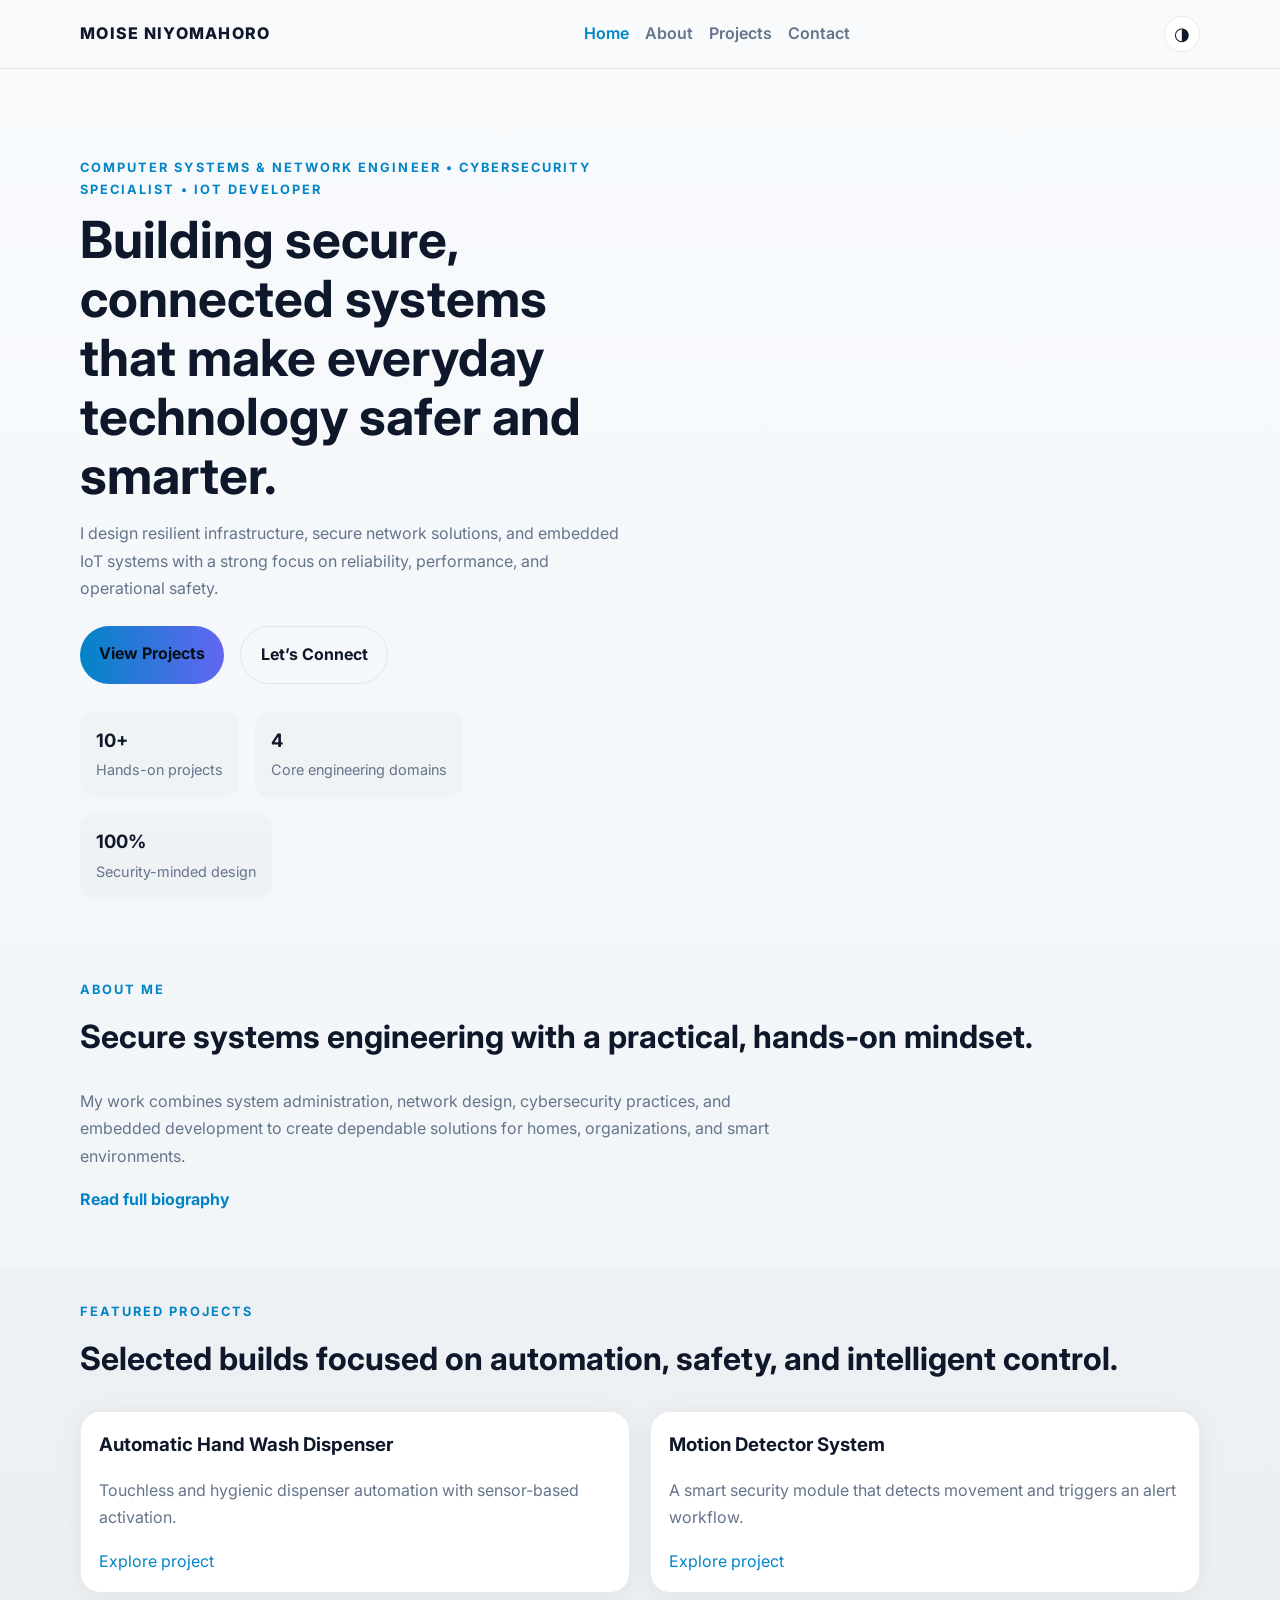
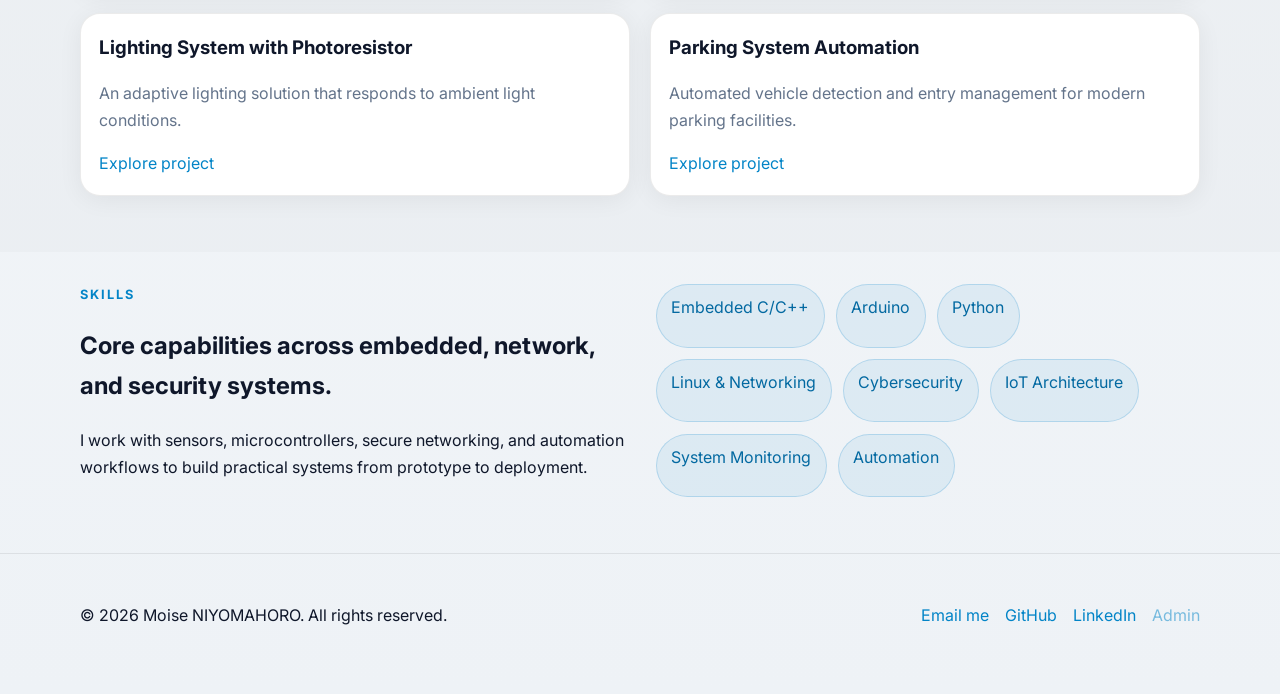
<file: index.html>
<!DOCTYPE html>
<html lang="en">
  <head>
    <meta charset="UTF-8" />
    <meta name="viewport" content="width=device-width, initial-scale=1.0" />
    <meta
      name="description"
      content="Portfolio of Moise NIYOMAHORO, a Computer Systems & Network Engineer, Cybersecurity Specialist, and IoT Developer."
    />
    <meta name="theme-color" content="#07111d" />
    <meta name="robots" content="index,follow" />
    <title>Moise NIYOMAHORO | Cybersecurity & IoT Engineer</title>
    <meta property="og:title" content="Moise NIYOMAHORO | Cybersecurity & IoT Engineer" />
    <meta property="og:description" content="Portfolio of Moise NIYOMAHORO, a Computer Systems & Network Engineer, Cybersecurity Specialist, and IoT Developer." />
    <meta property="og:type" content="website" />
    <meta property="og:url" content="https://moiseniyomahoro.github.io/my-portfolio/" />
    <meta name="twitter:card" content="summary_large_image" />
    <link rel="preconnect" href="https://fonts.googleapis.com" />
    <link rel="preconnect" href="https://fonts.gstatic.com" crossorigin />
    <link
      href="https://fonts.googleapis.com/css2?family=Inter:wght@400;500;600;700;800&display=swap"
      rel="stylesheet"
    />
    <link rel="stylesheet" href="styles.css" />
  </head>
  <body>
    <a class="skip-link" href="#main-content">Skip to content</a>
    <div class="scroll-progress" role="progressbar" aria-label="Page scroll progress"></div>
    <header class="site-header">
      <div class="container nav-wrap">
        <a class="brand" href="index.html">Moise NIYOMAHORO</a>
        <button class="nav-toggle" aria-label="Toggle navigation" aria-expanded="false">
          <span></span><span></span><span></span>
        </button>
        <nav aria-label="Primary navigation">
          <ul class="nav-links">
            <li><a href="index.html" class="active">Home</a></li>
            <li><a href="about.html">About</a></li>
            <li><a href="projects.html">Projects</a></li>
            <li><a href="contact.html">Contact</a></li>
          </ul>
        </nav>
        <button class="theme-toggle" aria-label="Switch between dark and light mode" title="Toggle theme">&#9681;</button>
      </div>
    </header>

    <main id="main-content">
      <section class="hero" data-reveal>
        <div class="container hero-grid">
          <div class="hero-content">
            <p class="eyebrow">Computer Systems & Network Engineer • Cybersecurity Specialist • IoT Developer</p>
            <h1>Building secure, connected systems that make everyday technology safer and smarter.</h1>
            <p class="lead">
              I design resilient infrastructure, secure network solutions, and embedded IoT systems with a strong focus on reliability, performance, and operational safety.
            </p>
            <div class="hero-actions">
              <a class="btn btn-primary" href="projects.html">View Projects</a>
              <a class="btn btn-secondary" href="contact.html">Let’s Connect</a>
            </div>
            <ul class="quick-stats">
              <li><strong>10+</strong><span>Hands-on projects</span></li>
              <li><strong>4</strong><span>Core engineering domains</span></li>
              <li><strong>100%</strong><span>Security-minded design</span></li>
            </ul>
          </div>

        </div>
      </section>

      <section class="section" data-reveal>
        <div class="container">
          <div class="section-heading">
            <p class="eyebrow">About Me</p>
            <h2>Secure systems engineering with a practical, hands-on mindset.</h2>
          </div>
          <div class="about-preview">
            <p>
              My work combines system administration, network design, cybersecurity practices, and embedded development to create dependable solutions for homes, organizations, and smart environments.
            </p>
            <a class="text-link" href="about.html">Read full biography</a>
          </div>
        </div>
      </section>

      <section class="section alt-section" data-reveal>
        <div class="container">
          <div class="section-heading">
            <p class="eyebrow">Featured Projects</p>
            <h2>Selected builds focused on automation, safety, and intelligent control.</h2>
          </div>
          <div class="card-grid">
            <article class="card">
              <div class="card-body">
                <h3>Automatic Hand Wash Dispenser</h3>
                <p>Touchless and hygienic dispenser automation with sensor-based activation.</p>
                <a href="project_detail.html?id=handwash">Explore project</a>
              </div>
            </article>
            <article class="card">
              <div class="card-body">
                <h3>Motion Detector System</h3>
                <p>A smart security module that detects movement and triggers an alert workflow.</p>
                <a href="project_detail.html?id=motion">Explore project</a>
              </div>
            </article>
            <article class="card">
              <div class="card-body">
                <h3>Lighting System with Photoresistor</h3>
                <p>An adaptive lighting solution that responds to ambient light conditions.</p>
                <a href="project_detail.html?id=lighting">Explore project</a>
              </div>
            </article>
            <article class="card">
              <div class="card-body">
                <h3>Parking System Automation</h3>
                <p>Automated vehicle detection and entry management for modern parking facilities.</p>
                <a href="project_detail.html?id=parking">Explore project</a>
              </div>
            </article>
          </div>
        </div>
      </section>

      <section class="section" data-reveal>
        <div class="container split-grid">
          <div>
            <p class="eyebrow">Skills</p>
            <h2>Core capabilities across embedded, network, and security systems.</h2>
            <p>
              I work with sensors, microcontrollers, secure networking, and automation workflows to build practical systems from prototype to deployment.
            </p>
          </div>
          <div class="pill-list">
            <span>Embedded C/C++</span>
            <span>Arduino</span>
            <span>Python</span>
            <span>Linux & Networking</span>
            <span>Cybersecurity</span>
            <span>IoT Architecture</span>
            <span>System Monitoring</span>
            <span>Automation</span>
          </div>
        </div>
      </section>
    </main>

    <footer class="site-footer">
      <div class="container footer-wrap">
        <p>&copy; <span id="year">2026</span> Moise NIYOMAHORO. All rights reserved.</p>
        <div class="footer-links">
          <a href="mailto:moise@example.com">Email me</a>
          <a href="https://github.com/MoiseNiyomahoro" target="_blank" rel="noreferrer">GitHub</a>
          <a href="https://www.linkedin.com/in/moise-niyomahoro/" target="_blank" rel="noreferrer">LinkedIn</a>
          <a href="admin.html" style="opacity:0.5">Admin</a>
        </div>
      </div>
    </footer>
    <button class="back-to-top" aria-label="Back to top">&uarr;</button>
  <script src="script.js"></script>
  </body>
</html>
</file>
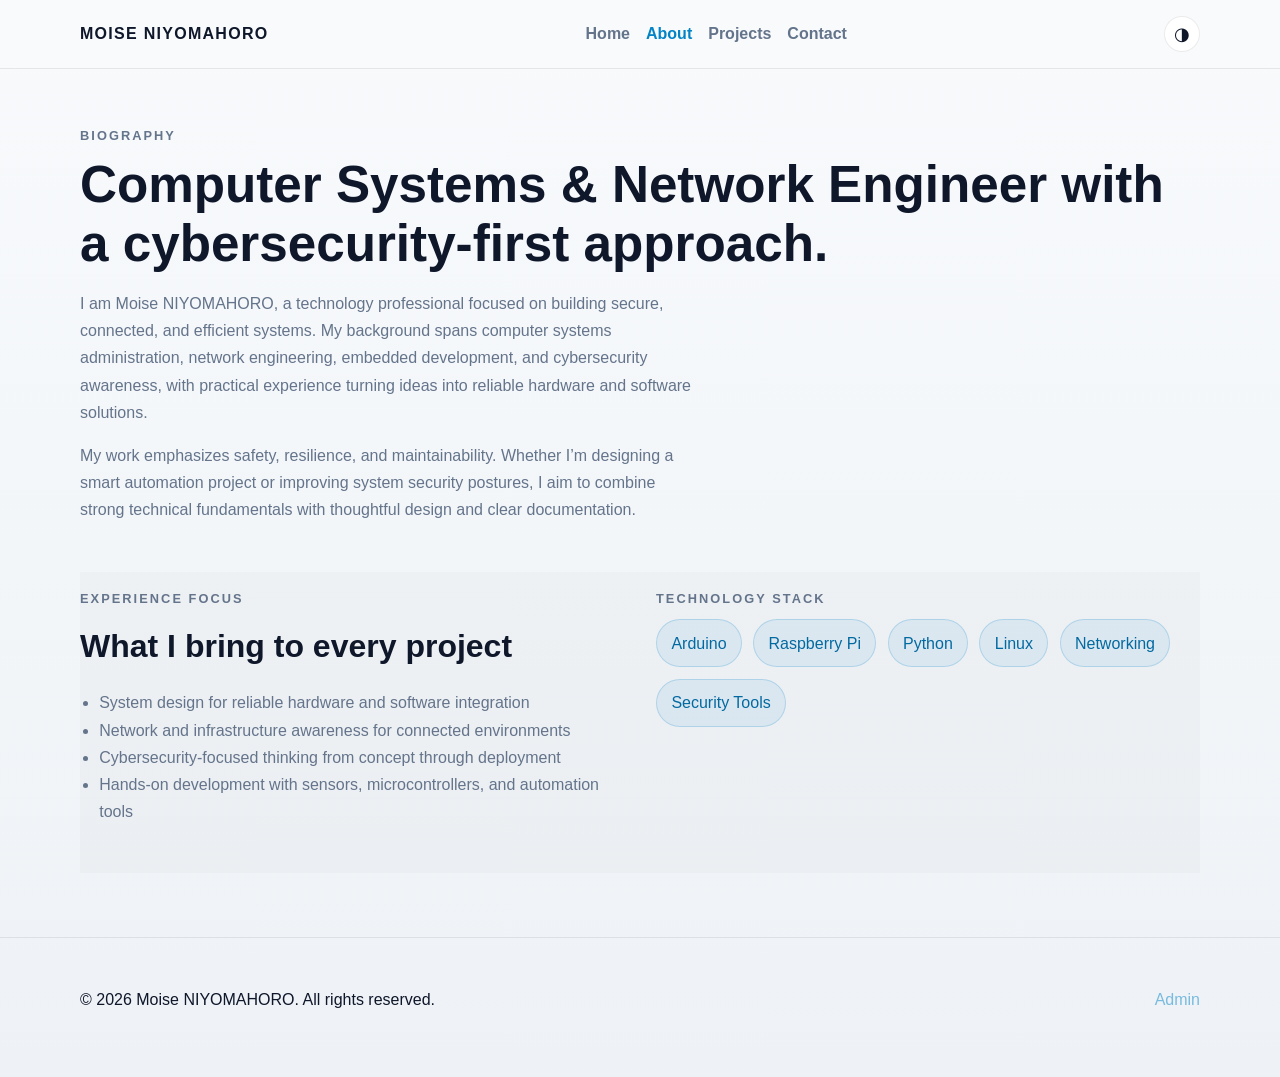
<file: about.html>
<!DOCTYPE html>
<html lang="en">
  <head>
    <meta charset="UTF-8" />
    <meta name="viewport" content="width=device-width, initial-scale=1.0" />
    <meta name="description" content="About Moise NIYOMAHORO, a Computer Systems & Network Engineer, Cybersecurity Specialist, and IoT Developer." />
    <meta property="og:title" content="About | Moise NIYOMAHORO" />
    <meta property="og:description" content="About Moise NIYOMAHORO, a Computer Systems & Network Engineer, Cybersecurity Specialist, and IoT Developer." />
    <meta property="og:type" content="website" />
    <meta property="og:url" content="https://moiseniyomahoro.github.io/my-portfolio/about.html" />
    <meta name="twitter:card" content="summary_large_image" />
    <title>About | Moise NIYOMAHORO</title>
    <link rel="stylesheet" href="styles.css" />
  </head>
  <body>
    <a class="skip-link" href="#main-content">Skip to content</a>
    <div class="scroll-progress" role="progressbar" aria-label="Page scroll progress"></div>
    <header class="site-header">
      <div class="container nav-wrap">
        <a class="brand" href="index.html">Moise NIYOMAHORO</a>
        <button class="nav-toggle" aria-label="Toggle navigation" aria-expanded="false">
          <span></span><span></span><span></span>
        </button>
        <nav aria-label="Primary navigation">
          <ul class="nav-links">
            <li><a href="index.html">Home</a></li>
            <li><a href="about.html" class="active">About</a></li>
            <li><a href="projects.html">Projects</a></li>
            <li><a href="contact.html">Contact</a></li>
          </ul>
        </nav>
        <button class="theme-toggle" aria-label="Switch between dark and light mode" title="Toggle theme">&#9681;</button>
      </div>
    </header>

    <main id="main-content" class="page-shell">
      <section class="container content-section" data-reveal>
        <p class="eyebrow">Biography</p>
        <h1>Computer Systems & Network Engineer with a cybersecurity-first approach.</h1>
        <p>
          I am Moise NIYOMAHORO, a technology professional focused on building secure, connected, and efficient systems. My background spans computer systems administration, network engineering, embedded development, and cybersecurity awareness, with practical experience turning ideas into reliable hardware and software solutions.
        </p>
        <p>
          My work emphasizes safety, resilience, and maintainability. Whether I’m designing a smart automation project or improving system security postures, I aim to combine strong technical fundamentals with thoughtful design and clear documentation.
        </p>
      </section>

      <section class="container content-section alt-section" data-reveal>
        <div class="split-grid">
          <div>
            <p class="eyebrow">Experience Focus</p>
            <h2>What I bring to every project</h2>
            <ul class="feature-list">
              <li>System design for reliable hardware and software integration</li>
              <li>Network and infrastructure awareness for connected environments</li>
              <li>Cybersecurity-focused thinking from concept through deployment</li>
              <li>Hands-on development with sensors, microcontrollers, and automation tools</li>
            </ul>
          </div>
          <div>
            <p class="eyebrow">Technology Stack</p>
            <div class="pill-list">
              <span>Arduino</span>
              <span>Raspberry Pi</span>
              <span>Python</span>
              <span>Linux</span>
              <span>Networking</span>
              <span>Security Tools</span>
            </div>
          </div>
        </div>
      </section>
    </main>

    <footer class="site-footer">
      <div class="container footer-wrap">
        <p>&copy; <span id="year">2026</span> Moise NIYOMAHORO. All rights reserved.</p>
        <div class="footer-links">
          <a href="admin.html" style="opacity:0.5">Admin</a>
        </div>
      </div>
    </footer>
    <button class="back-to-top" aria-label="Back to top">&uarr;</button>
  <script src="script.js"></script>
  </body>
</html>
</file>
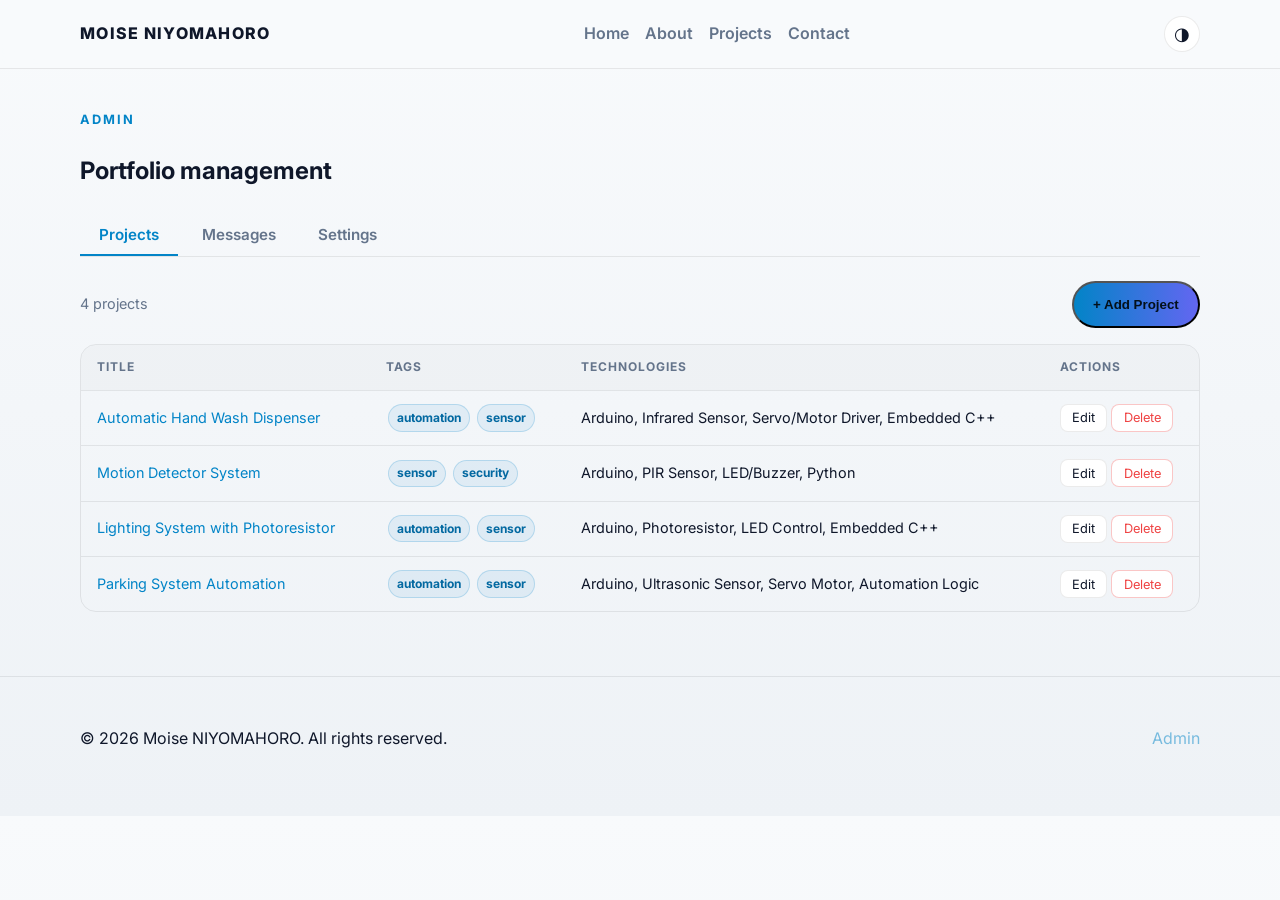
<file: admin.html>
<!DOCTYPE html>
<html lang="en">
  <head>
    <meta charset="UTF-8" />
    <meta name="viewport" content="width=device-width, initial-scale=1.0" />
    <meta name="description" content="Admin panel for Moise NIYOMAHORO Portfolio" />
    <meta name="robots" content="noindex,nofollow" />
    <title>Admin | Moise NIYOMAHORO</title>
    <link rel="preconnect" href="https://fonts.googleapis.com" />
    <link rel="preconnect" href="https://fonts.gstatic.com" crossorigin />
    <link href="https://fonts.googleapis.com/css2?family=Inter:wght@400;500;600;700;800&display=swap" rel="stylesheet" />
    <link rel="stylesheet" href="styles.css" />
  </head>
  <body>
    <a class="skip-link" href="#main-content">Skip to content</a>
    <div class="scroll-progress" role="progressbar" aria-label="Page scroll progress"></div>
    <header class="site-header">
      <div class="container nav-wrap">
        <a class="brand" href="index.html">Moise NIYOMAHORO</a>
        <button class="nav-toggle" aria-label="Toggle navigation" aria-expanded="false">
          <span></span><span></span><span></span>
        </button>
        <nav aria-label="Primary navigation">
          <ul class="nav-links">
            <li><a href="index.html">Home</a></li>
            <li><a href="about.html">About</a></li>
            <li><a href="projects.html">Projects</a></li>
            <li><a href="contact.html">Contact</a></li>
          </ul>
        </nav>
        <button class="theme-toggle" aria-label="Switch between dark and light mode" title="Toggle theme">&#9681;</button>
      </div>
    </header>

    <main id="main-content" class="page-shell">
      <section class="container">
        <p class="eyebrow">Admin</p>
        <h1>Portfolio management</h1>

        <!-- Tabs -->
        <div class="admin-tabs" role="tablist">
          <button class="admin-tab active" role="tab" aria-selected="true" data-tab="projects" id="tab-projects">Projects</button>
          <button class="admin-tab" role="tab" aria-selected="false" data-tab="messages" id="tab-messages">Messages <span class="badge" id="msg-count" style="display:none">0</span></button>
          <button class="admin-tab" role="tab" aria-selected="false" data-tab="settings" id="tab-settings">Settings</button>
        </div>

        <!-- ==================== PROJECTS TAB ==================== -->
        <div class="admin-panel active" id="panel-projects" role="tabpanel" aria-labelledby="tab-projects">
          <div class="admin-toolbar">
            <span id="proj-count" class="admin-count"></span>
            <button class="btn btn-primary" onclick="Admin.showProjectModal()">+ Add Project</button>
          </div>
          <div class="table-wrap">
            <table class="admin-table" id="proj-table">
              <thead>
                <tr>
                  <th>Title</th>
                  <th>Tags</th>
                  <th>Technologies</th>
                  <th class="col-actions">Actions</th>
                </tr>
              </thead>
              <tbody id="proj-tbody"></tbody>
            </table>
          </div>
          <p class="admin-empty" id="proj-empty" style="display:none">No projects yet. Add your first one!</p>
        </div>

        <!-- ==================== MESSAGES TAB ==================== -->
        <div class="admin-panel" id="panel-messages" role="tabpanel" aria-labelledby="tab-messages">
          <div class="admin-toolbar">
            <span id="msg-count-label" class="admin-count"></span>
          </div>
          <div class="table-wrap">
            <table class="admin-table" id="msg-table">
              <thead>
                <tr>
                  <th>From</th>
                  <th>Email</th>
                  <th>Date</th>
                  <th>Message</th>
                  <th class="col-actions">Actions</th>
                </tr>
              </thead>
              <tbody id="msg-tbody"></tbody>
            </table>
          </div>
          <p class="admin-empty" id="msg-empty" style="display:none">No messages yet.</p>
        </div>

        <!-- ==================== SETTINGS TAB ==================== -->
        <div class="admin-panel" id="panel-settings" role="tabpanel" aria-labelledby="tab-settings">
          <h2>Data Management</h2>
          <div class="settings-grid">
            <div class="settings-card">
              <h3>Export data</h3>
              <p>Download all portfolio data as a JSON file for backup.</p>
              <button class="btn btn-secondary" onclick="Admin.exportData()">Download JSON</button>
            </div>
            <div class="settings-card">
              <h3>Import data</h3>
              <p>Restore data from a previously exported JSON file.</p>
              <input type="file" id="import-file" accept=".json" style="display:none" onchange="Admin.importData(event)">
              <button class="btn btn-secondary" onclick="document.getElementById('import-file').click()">Upload JSON</button>
            </div>
            <div class="settings-card">
              <h3>Reset to defaults</h3>
              <p>Restore the original 4 sample projects and clear all messages. This cannot be undone.</p>
              <button class="btn btn-secondary" style="border-color:var(--accent)" onclick="Admin.resetData()">Reset Data</button>
            </div>
          </div>
        </div>
      </section>
    </main>

    <!-- ==================== PROJECT MODAL ==================== -->
    <div class="modal-overlay" id="project-modal" style="display:none">
      <div class="modal">
        <div class="modal-header">
          <h2 id="modal-title">Add Project</h2>
          <button class="modal-close" onclick="Admin.closeProjectModal()" aria-label="Close">&times;</button>
        </div>
        <form id="project-form" onsubmit="return Admin.saveProject(event)">
          <input type="hidden" id="proj-id">
          <div class="modal-body">
            <div class="form-row">
              <div class="form-group">
                <label for="proj-title">Title *</label>
                <input type="text" id="proj-title" required>
              </div>
              <div class="form-group">
                <label for="proj-image">Image filename</label>
                <input type="text" id="proj-image" placeholder="project-image.svg">
              </div>
            </div>
            <div class="form-group">
              <label for="proj-desc">Short description *</label>
              <textarea id="proj-desc" rows="2" required></textarea>
            </div>
            <div class="form-group">
              <label for="proj-fulldesc">Full description</label>
              <textarea id="proj-fulldesc" rows="3"></textarea>
            </div>
            <div class="form-row">
              <div class="form-group">
                <label for="proj-tags">Tags (comma-separated)</label>
                <input type="text" id="proj-tags" placeholder="automation, sensor">
              </div>
              <div class="form-group">
                <label for="proj-repo">Repository URL</label>
                <input type="url" id="proj-repo" placeholder="https://github.com/...">
              </div>
            </div>
            <div class="form-group">
              <label for="proj-tech">Technologies (comma-separated)</label>
              <input type="text" id="proj-tech" placeholder="Arduino, Infrared Sensor">
            </div>
            <div class="form-group">
              <label for="proj-components">Components (comma-separated)</label>
              <input type="text" id="proj-components" placeholder="Microcontroller board, Proximity sensor">
            </div>
            <div class="form-group">
              <label for="proj-challenges">Challenges</label>
              <textarea id="proj-challenges" rows="2"></textarea>
            </div>
            <div class="form-group">
              <label for="proj-future">Future Improvements</label>
              <textarea id="proj-future" rows="2"></textarea>
            </div>
            <div class="form-group">
              <label for="proj-code">Code sample</label>
              <textarea id="proj-code" rows="4" class="code-textarea" placeholder="if (sensor.detected()) { ..."></textarea>
            </div>
          </div>
          <div class="modal-footer">
            <button type="button" class="btn btn-secondary" onclick="Admin.closeProjectModal()">Cancel</button>
            <button type="submit" class="btn btn-primary" id="modal-save-btn">Save Project</button>
          </div>
        </form>
      </div>
    </div>

    <!-- ==================== MESSAGE MODAL ==================== -->
    <div class="modal-overlay" id="message-modal" style="display:none">
      <div class="modal">
        <div class="modal-header">
          <h2>Message</h2>
          <button class="modal-close" onclick="Admin.closeMessageModal()" aria-label="Close">&times;</button>
        </div>
        <div class="modal-body">
          <p><strong>From:</strong> <span id="msg-view-name"></span></p>
          <p><strong>Email:</strong> <span id="msg-view-email"></span></p>
          <p><strong>Date:</strong> <span id="msg-view-date"></span></p>
          <p><strong>Message:</strong></p>
          <div id="msg-view-body" class="msg-body"></div>
        </div>
        <div class="modal-footer">
          <button class="btn btn-secondary" onclick="Admin.closeMessageModal()">Close</button>
          <button class="btn btn-primary" id="msg-delete-btn" onclick="Admin.deleteMessage(this.dataset.id)">Delete</button>
        </div>
      </div>
    </div>

    <footer class="site-footer">
      <div class="container footer-wrap">
        <p>&copy; <span id="year">2026</span> Moise NIYOMAHORO. All rights reserved.</p>
        <div class="footer-links">
          <a href="admin.html" style="opacity:0.5">Admin</a>
        </div>
      </div>
    </footer>
    <button class="back-to-top" aria-label="Back to top">&uarr;</button>
  <script src="js/data.js"></script>
  <script src="js/admin.js"></script>
  <script src="script.js"></script>
  </body>
</html>
</file>
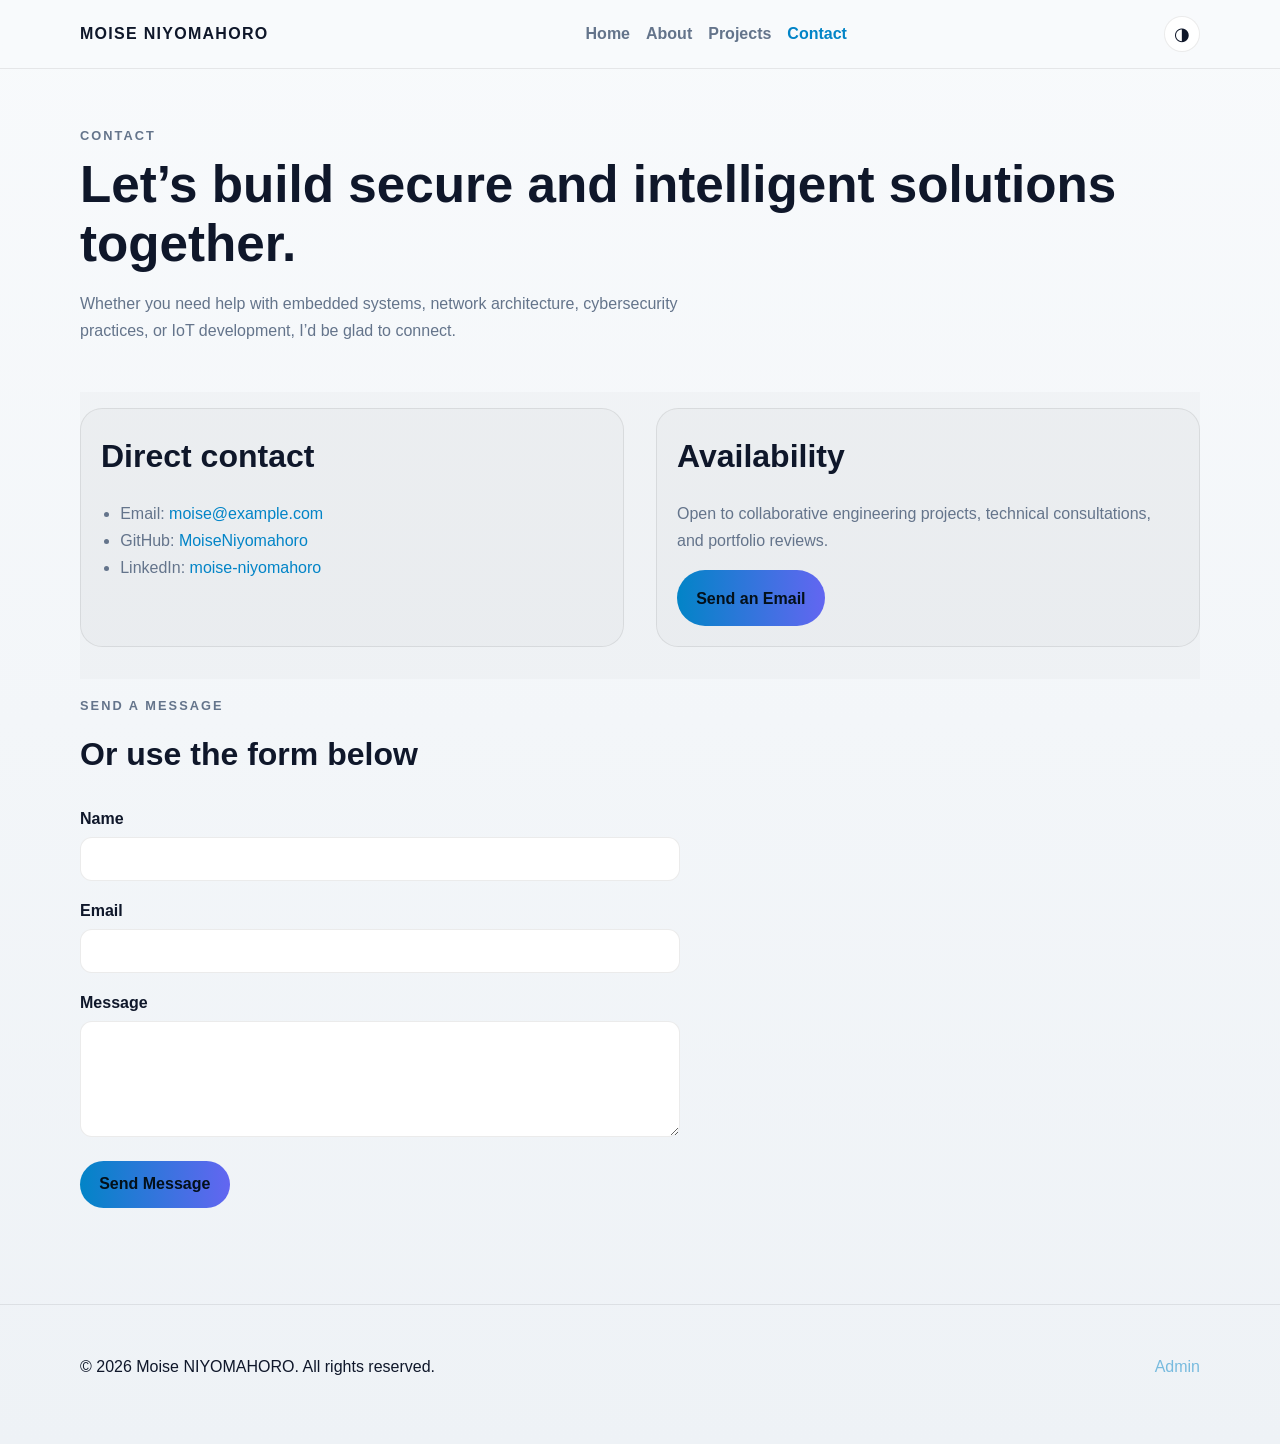
<file: contact.html>
<!DOCTYPE html>
<html lang="en">
  <head>
    <meta charset="UTF-8" />
    <meta name="viewport" content="width=device-width, initial-scale=1.0" />
    <meta name="description" content="Contact Moise NIYOMAHORO for engineering, cybersecurity, or IoT collaboration opportunities." />
    <meta property="og:title" content="Contact | Moise NIYOMAHORO" />
    <meta property="og:description" content="Contact Moise NIYOMAHORO for engineering, cybersecurity, or IoT collaboration opportunities." />
    <meta property="og:type" content="website" />
    <meta property="og:url" content="https://moiseniyomahoro.github.io/my-portfolio/contact.html" />
    <meta name="twitter:card" content="summary_large_image" />
    <title>Contact | Moise NIYOMAHORO</title>
    <link rel="stylesheet" href="styles.css" />
  </head>
  <body>
    <a class="skip-link" href="#main-content">Skip to content</a>
    <div class="scroll-progress" role="progressbar" aria-label="Page scroll progress"></div>
    <header class="site-header">
      <div class="container nav-wrap">
        <a class="brand" href="index.html">Moise NIYOMAHORO</a>
        <button class="nav-toggle" aria-label="Toggle navigation" aria-expanded="false">
          <span></span><span></span><span></span>
        </button>
        <nav aria-label="Primary navigation">
          <ul class="nav-links">
            <li><a href="index.html">Home</a></li>
            <li><a href="about.html">About</a></li>
            <li><a href="projects.html">Projects</a></li>
            <li><a href="contact.html" class="active">Contact</a></li>
          </ul>
        </nav>
        <button class="theme-toggle" aria-label="Switch between dark and light mode" title="Toggle theme">&#9681;</button>
      </div>
    </header>

    <main id="main-content" class="page-shell">
      <section class="container content-section" data-reveal>
        <p class="eyebrow">Contact</p>
        <h1>Let’s build secure and intelligent solutions together.</h1>
        <p>
          Whether you need help with embedded systems, network architecture, cybersecurity practices, or IoT development, I’d be glad to connect.
        </p>
      </section>

      <section class="container content-section alt-section" data-reveal>
        <div class="split-grid">
          <div class="contact-card">
            <h2>Direct contact</h2>
            <ul class="feature-list">
              <li>Email: <a href="mailto:moise@example.com">moise@example.com</a></li>
              <!-- TODO: Replace moise@example.com with your real email address -->
              <li>GitHub: <a href="https://github.com/MoiseNiyomahoro" target="_blank" rel="noreferrer">MoiseNiyomahoro</a></li>
              <li>LinkedIn: <a href="https://www.linkedin.com/in/moise-niyomahoro/" target="_blank" rel="noreferrer">moise-niyomahoro</a></li>
            </ul>
          </div>
          <div class="contact-card">
            <h2>Availability</h2>
            <p>Open to collaborative engineering projects, technical consultations, and portfolio reviews.</p>
            <a class="btn btn-primary" href="mailto:moise@example.com">Send an Email</a>
            <!-- TODO: Replace moise@example.com with your real email address -->
          </div>
        </div>
      </section>

      <section class="container content-section" data-reveal>
        <p class="eyebrow">Send a Message</p>
        <h2>Or use the form below</h2>
        <form id="contact-form" action="https://formspree.io/f/YOUR_FORM_ID" method="POST" style="max-width:600px;margin-top:1.5rem">
          <!-- TODO: Replace YOUR_FORM_ID with your actual Formspree endpoint ID (https://formspree.io) -->
          <div class="form-group">
            <label for="name">Name</label>
            <input type="text" id="name" name="name" required>
          </div>
          <div class="form-group">
            <label for="email">Email</label>
            <input type="email" id="email" name="email" required>
          </div>
          <div class="form-group">
            <label for="message">Message</label>
            <textarea id="message" name="message" rows="5" required></textarea>
          </div>
          <div class="form-controls">
            <button type="submit" class="btn btn-primary" id="msg-submit-btn">Send Message</button>
            <span id="msg-status" style="align-self:center"></span>
          </div>
        </form>
        <script src="js/data.js"></script>
        <script>
        document.getElementById("contact-form").addEventListener("submit", function (e) {
          var name = document.getElementById("name").value.trim();
          var email = document.getElementById("email").value.trim();
          var message = document.getElementById("message").value.trim();
          if (name && email && message) {
            Store.addMessage({ name: name, email: email, message: message });
          }
          // Formspree will handle the actual POST for email delivery
        });
        </script>
      </section>
    </main>

    <footer class="site-footer">
      <div class="container footer-wrap">
        <p>&copy; <span id="year">2026</span> Moise NIYOMAHORO. All rights reserved.</p>
        <div class="footer-links">
          <a href="admin.html" style="opacity:0.5">Admin</a>
        </div>
      </div>
    </footer>
    <button class="back-to-top" aria-label="Back to top">&uarr;</button>
  <script src="script.js"></script>
  </body>
</html>
</file>
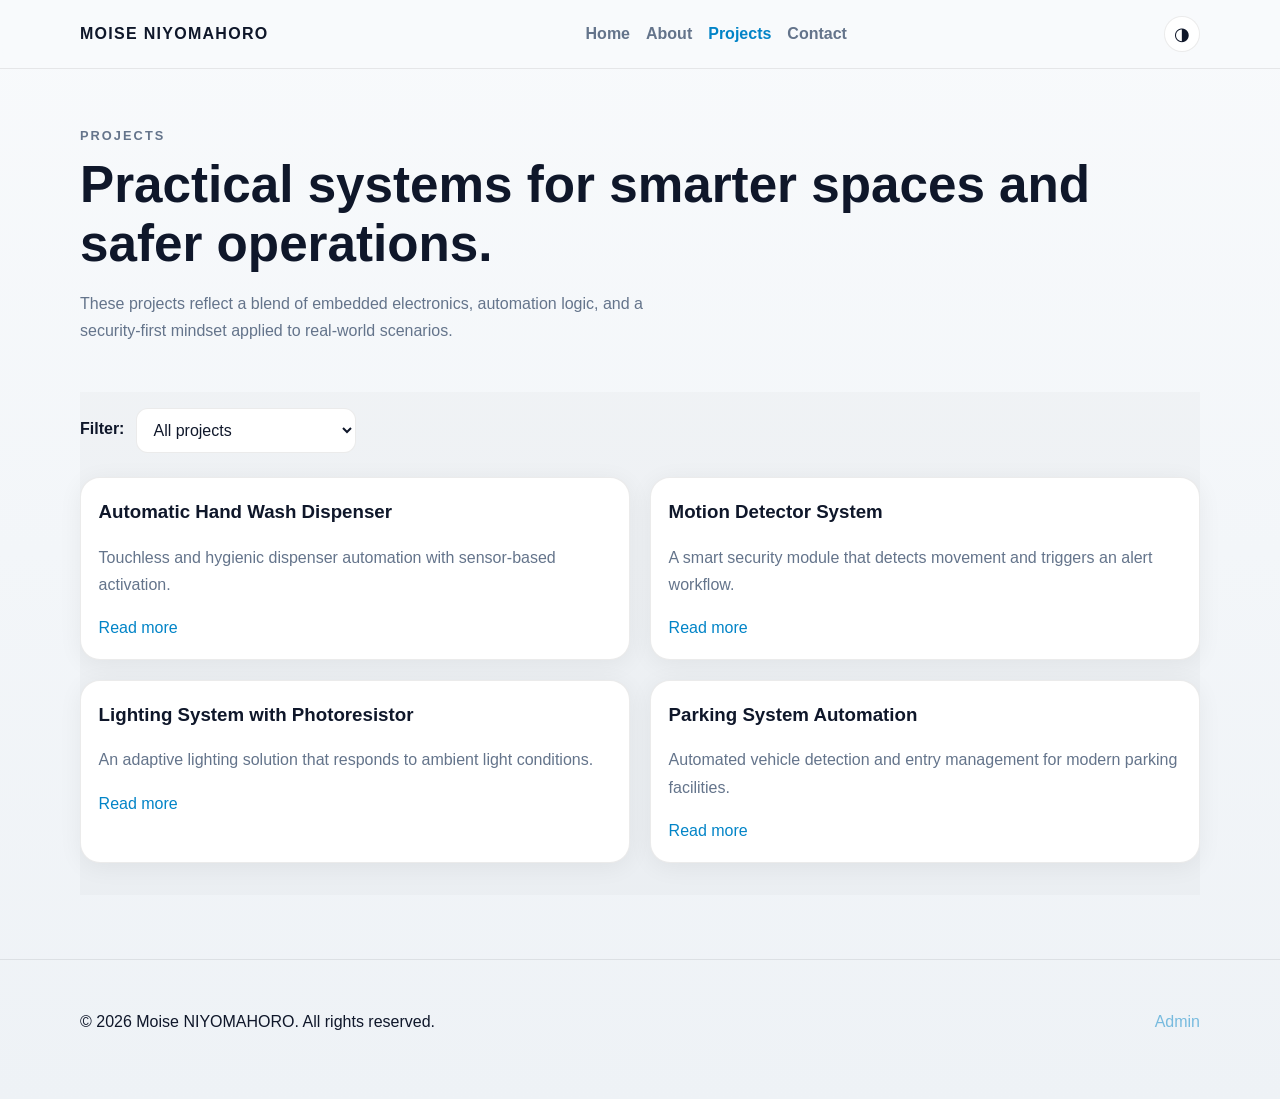
<file: projects.html>
<!DOCTYPE html>
<html lang="en">
  <head>
    <meta charset="UTF-8" />
    <meta name="viewport" content="width=device-width, initial-scale=1.0" />
    <meta name="description" content="Projects by Moise NIYOMAHORO, including IoT automation, motion sensing, lighting control, and parking automation systems." />
    <meta property="og:title" content="Projects | Moise NIYOMAHORO" />
    <meta property="og:description" content="Projects by Moise NIYOMAHORO, including IoT automation, motion sensing, lighting control, and parking automation systems." />
    <meta property="og:type" content="website" />
    <meta property="og:url" content="https://moiseniyomahoro.github.io/my-portfolio/projects.html" />
    <meta name="twitter:card" content="summary_large_image" />
    <title>Projects | Moise NIYOMAHORO</title>
    <link rel="stylesheet" href="styles.css" />
  </head>
  <body>
    <a class="skip-link" href="#main-content">Skip to content</a>
    <div class="scroll-progress" role="progressbar" aria-label="Page scroll progress"></div>
    <header class="site-header">
      <div class="container nav-wrap">
        <a class="brand" href="index.html">Moise NIYOMAHORO</a>
        <button class="nav-toggle" aria-label="Toggle navigation" aria-expanded="false">
          <span></span><span></span><span></span>
        </button>
        <nav aria-label="Primary navigation">
          <ul class="nav-links">
            <li><a href="index.html">Home</a></li>
            <li><a href="about.html">About</a></li>
            <li><a href="projects.html" class="active">Projects</a></li>
            <li><a href="contact.html">Contact</a></li>
          </ul>
        </nav>
        <button class="theme-toggle" aria-label="Switch between dark and light mode" title="Toggle theme">&#9681;</button>
      </div>
    </header>

    <main id="main-content" class="page-shell">
      <section class="container content-section" data-reveal>
        <p class="eyebrow">Projects</p>
        <h1>Practical systems for smarter spaces and safer operations.</h1>
        <p>
          These projects reflect a blend of embedded electronics, automation logic, and a security-first mindset applied to real-world scenarios.
        </p>
      </section>

      <section class="container content-section alt-section" data-reveal>
        <div class="filter-bar">
          <label for="project-filter" style="font-weight:600">Filter:</label>
          <select id="project-filter" aria-label="Filter projects by category">
            <option value="">All projects</option>
            <option value="automation">Automation</option>
            <option value="sensor">Sensor</option>
            <option value="security">Security</option>
          </select>
        </div>
        <div class="card-grid" id="proj-cards"></div>
        <p class="admin-empty" id="proj-cards-empty" style="display:none">No projects match the selected filter.</p>
      </section>
    </main>

    <footer class="site-footer">
      <div class="container footer-wrap">
        <p>&copy; <span id="year">2026</span> Moise NIYOMAHORO. All rights reserved.</p>
        <div class="footer-links">
          <a href="admin.html" style="opacity:0.5">Admin</a>
        </div>
      </div>
    </footer>
    <button class="back-to-top" aria-label="Back to top">&uarr;</button>
  <script src="js/data.js"></script>
  <script>
  (function () {
    function renderProjects() {
      var projects = Store.getProjects();
      var grid = document.getElementById("proj-cards");
      var empty = document.getElementById("proj-cards-empty");
      var filter = document.getElementById("project-filter");
      grid.innerHTML = "";
      var val = filter ? filter.value : "";
      var filtered = val ? projects.filter(function (p) { return (p.tags || []).indexOf(val) !== -1; }) : projects;
      if (!filtered.length) {
        empty.style.display = "";
        return;
      }
      empty.style.display = "none";
      filtered.forEach(function (p) {
        var img = p.image ? 'assets/images/' + p.image : "";
        var card = document.createElement("article");
        card.className = "card";
        card.innerHTML =
          (img ? '<img src="' + img + '" alt="' + p.title + ' illustration" loading="lazy">' : "") +
          '<div class="card-body">' +
          "<h3>" + p.title + "</h3>" +
          "<p>" + p.description + "</p>" +
          '<a href="project_detail.html?id=' + p.id + '">Read more</a>' +
          "</div>";
        grid.appendChild(card);
      });
    }
    if (document.readyState === "loading") {
      document.addEventListener("DOMContentLoaded", renderProjects);
    } else {
      renderProjects();
    }
    document.getElementById("project-filter").addEventListener("change", renderProjects);
  })();
  </script>
  <script src="script.js"></script>
  </body>
</html>
</file>
<file: styles.css>
:root {
  --bg: #07111d;
  --bg-alt: #0d1727;
  --surface: #10203a;
  --surface-2: #162948;
  --text: #f5f7fb;
  --muted: #9fb0c9;
  --accent: #32d4ff;
  --accent-2: #6b7cff;
  --border: rgba(255, 255, 255, 0.12);
  --shadow: 0 20px 45px rgba(3, 12, 24, 0.28);
  --glow: rgba(50, 212, 255, 0.15);
  --card-bg: linear-gradient(180deg, rgba(255,255,255,0.06), rgba(255,255,255,0.03));
  --pill-bg: rgba(50, 212, 255, 0.12);
  --pill-text: #cceefe;
  --pill-border: rgba(50, 212, 255, 0.2);
  --header-bg: rgba(7, 17, 29, 0.85);
  --alt-bg: rgba(255, 255, 255, 0.02);
  --input-bg: #1a2d4a;
  --card-hover: 0 8px 30px rgba(50, 212, 255, 0.12);
}

html.light {
  --bg: #f8fafc;
  --bg-alt: #eef2f6;
  --surface: #ffffff;
  --surface-2: #f1f5f9;
  --text: #0f172a;
  --muted: #64748b;
  --accent: #0284c7;
  --accent-2: #6366f1;
  --border: rgba(0, 0, 0, 0.08);
  --shadow: 0 4px 24px rgba(0, 0, 0, 0.06);
  --glow: rgba(2, 132, 199, 0.1);
  --card-bg: #ffffff;
  --pill-bg: rgba(2, 132, 199, 0.08);
  --pill-text: #0369a1;
  --pill-border: rgba(2, 132, 199, 0.2);
  --header-bg: rgba(248, 250, 252, 0.9);
  --alt-bg: rgba(0, 0, 0, 0.02);
  --input-bg: #ffffff;
  --card-hover: 0 8px 30px rgba(0, 0, 0, 0.1);
}

* {
  box-sizing: border-box;
}

html {
  scroll-behavior: smooth;
}

body {
  margin: 0;
  font-family: "Inter", Arial, sans-serif;
  color: var(--text);
  background: linear-gradient(180deg, var(--bg) 0%, var(--bg-alt) 100%);
  line-height: 1.7;
}

a {
  color: var(--accent);
  text-decoration: none;
}

a:hover {
  color: #84e4ff;
}

img {
  max-width: 100%;
  display: block;
  border-radius: 16px;
}

.container {
  width: min(1120px, calc(100% - 2rem));
  margin: 0 auto;
}

/* --- Skip link --- */
.skip-link {
  position: absolute;
  top: -100%;
  left: 1rem;
  z-index: 100;
  padding: 0.5rem 1rem;
  background: var(--accent);
  color: #03101a;
  font-weight: 700;
  border-radius: 0 0 8px 8px;
}
.skip-link:focus {
  top: 0;
}

/* --- Scroll progress bar --- */
.scroll-progress {
  position: fixed;
  top: 0;
  left: 0;
  width: 0%;
  height: 3px;
  background: linear-gradient(90deg, var(--accent), var(--accent-2));
  z-index: 100;
  transition: width 0.1s;
}

.site-header {
  position: sticky;
  top: 0;
  z-index: 20;
  background: var(--header-bg);
  backdrop-filter: blur(14px);
  border-bottom: 1px solid var(--border);
}

.nav-wrap,
.footer-wrap {
  display: flex;
  align-items: center;
  justify-content: space-between;
  padding: 1rem 0;
  gap: 1rem;
}

.brand {
  font-weight: 800;
  letter-spacing: 0.08em;
  text-transform: uppercase;
  color: var(--text);
}

.nav-links {
  display: flex;
  gap: 1rem;
  list-style: none;
  margin: 0;
  padding: 0;
  flex-wrap: wrap;
}

.nav-links a {
  color: var(--muted);
  font-weight: 600;
}

.nav-links a.active,
.nav-links a:hover {
  color: var(--accent);
}

/* --- Nav toggle (hamburger) --- */
.nav-toggle {
  display: none;
  flex-direction: column;
  gap: 5px;
  background: none;
  border: none;
  cursor: pointer;
  padding: 4px;
  z-index: 25;
}
.nav-toggle span {
  display: block;
  width: 24px;
  height: 2px;
  background: var(--text);
  border-radius: 2px;
  transition: transform 0.3s, opacity 0.3s;
}
.nav-toggle[aria-expanded="true"] span:nth-child(1) {
  transform: rotate(45deg) translate(5px, 5px);
}
.nav-toggle[aria-expanded="true"] span:nth-child(2) {
  opacity: 0;
}
.nav-toggle[aria-expanded="true"] span:nth-child(3) {
  transform: rotate(-45deg) translate(5px, -5px);
}

/* --- Theme toggle --- */
.theme-toggle {
  display: flex;
  align-items: center;
  justify-content: center;
  width: 36px;
  height: 36px;
  border-radius: 50%;
  background: var(--surface);
  border: 1px solid var(--border);
  cursor: pointer;
  color: var(--text);
  font-size: 1.1rem;
  transition: background 0.2s;
  flex-shrink: 0;
}
.theme-toggle:hover {
  background: var(--surface-2);
}

/* --- Back to top --- */
.back-to-top {
  position: fixed;
  bottom: 2rem;
  right: 2rem;
  z-index: 30;
  width: 44px;
  height: 44px;
  border-radius: 50%;
  background: var(--surface);
  border: 1px solid var(--border);
  color: var(--text);
  font-size: 1.3rem;
  cursor: pointer;
  opacity: 0;
  transform: translateY(10px);
  pointer-events: none;
  transition: opacity 0.3s, transform 0.3s, background 0.2s;
  display: flex;
  align-items: center;
  justify-content: center;
}
.back-to-top.visible {
  opacity: 1;
  transform: translateY(0);
  pointer-events: auto;
}
.back-to-top:hover {
  background: var(--surface-2);
}

/* --- Scroll reveal --- */
[data-reveal] {
  opacity: 0;
  transform: translateY(24px);
  transition: opacity 0.6s ease, transform 0.6s ease;
}
[data-reveal].revealed {
  opacity: 1;
  transform: translateY(0);
}

@media (prefers-reduced-motion: reduce) {
  [data-reveal] {
    opacity: 1;
    transform: none;
    transition: none;
  }
  .back-to-top {
    transition: none;
  }
}

.hero {
  padding: 4.5rem 0 3rem;
}

.hero-grid,
.split-grid {
  display: grid;
  gap: 2rem;
}

.eyebrow {
  margin: 0 0 0.6rem;
  text-transform: uppercase;
  color: var(--accent);
  letter-spacing: 0.16em;
  font-size: 0.8rem;
  font-weight: 700;
}

.hero h1,
.content-section h1 {
  font-size: clamp(2rem, 4vw, 3.2rem);
  line-height: 1.15;
  margin: 0 0 1rem;
}

.lead,
.content-section p,
.about-preview p,
.card p,
.contact-card p {
  color: var(--muted);
  max-width: 70ch;
}

.hero-actions {
  display: flex;
  gap: 1rem;
  flex-wrap: wrap;
  margin: 1.5rem 0;
}

.btn {
  display: inline-block;
  padding: 0.9rem 1.2rem;
  border-radius: 999px;
  font-weight: 700;
  transition: transform 0.2s ease, background 0.2s ease;
}

.btn:hover {
  transform: translateY(-2px);
}

.btn-primary {
  background: linear-gradient(90deg, var(--accent) 0%, var(--accent-2) 100%);
  color: #03101a;
}

.btn-secondary {
  border: 1px solid var(--border);
  color: var(--text);
}

.quick-stats {
  display: flex;
  gap: 1rem;
  flex-wrap: wrap;
  list-style: none;
  padding: 0;
  margin: 1.7rem 0 0;
}

.quick-stats li {
  background: var(--alt-bg);
  padding: 0.85rem 1rem;
  border-radius: 14px;
  min-width: 140px;
}

.quick-stats strong {
  display: block;
  font-size: 1.15rem;
}

.quick-stats span {
  color: var(--muted);
  font-size: 0.9rem;
}

.hero-visual {
  background: linear-gradient(180deg, var(--glow), transparent);
  padding: 1rem;
  border-radius: 28px;
  border: 1px solid var(--border);
  box-shadow: var(--shadow);
}

.section {
  padding: 2rem 0 3.5rem;
}

.alt-section {
  background: var(--alt-bg);
}

.section-heading {
  margin-bottom: 1.5rem;
}

.section-heading h2,
.content-section h2 {
  margin: 0;
  font-size: clamp(1.45rem, 2.5vw, 2rem);
}

.card-grid {
  display: grid;
  gap: 1.25rem;
}

.card {
  background: var(--card-bg);
  border: 1px solid var(--border);
  border-radius: 20px;
  overflow: hidden;
  box-shadow: var(--shadow);
  transition: transform 0.3s ease, box-shadow 0.3s ease, border-color 0.3s ease;
}
.card:hover {
  transform: translateY(-4px);
  box-shadow: var(--card-hover);
  border-color: var(--accent);
}
.card img {
  transition: transform 0.4s ease;
}
.card:hover img {
  transform: scale(1.03);
}

.card-body {
  padding: 1.1rem;
}

.card h3 {
  margin-top: 0;
  margin-bottom: 0.6rem;
}

.pill-list {
  display: flex;
  gap: 0.7rem;
  flex-wrap: wrap;
}

.pill-list span {
  padding: 0.6rem 0.9rem;
  border-radius: 999px;
  background: var(--pill-bg);
  color: var(--pill-text);
  border: 1px solid var(--pill-border);
  transition: background 0.2s, border-color 0.2s;
}
.pill-list span:hover {
  border-color: var(--accent);
}

.feature-list {
  color: var(--muted);
  padding-left: 1.2rem;
}

.page-shell {
  padding: 2.5rem 0 4rem;
}

.content-section {
  padding: 1rem 0 2rem;
}

.text-link {
  font-weight: 700;
}

.project-layout {
  display: grid;
  gap: 2rem;
}

.project-panel {
  background: var(--alt-bg);
  border: 1px solid var(--border);
  border-radius: 24px;
  padding: 1.25rem;
}

.code-block {
  background: #020913;
  padding: 1rem;
  border-radius: 16px;
  overflow-x: auto;
  border: 1px solid var(--border);
}
html.light .code-block {
  background: #0f172a;
}

.code-block code {
  color: #9aefff;
  font-family: Consolas, monospace;
  font-size: 0.95rem;
}

.placeholder {
  border: 1px dashed var(--border);
  border-radius: 18px;
  padding: 1.5rem;
  text-align: center;
  color: var(--muted);
  background: var(--alt-bg);
}

input:not([type="submit"]),
textarea,
select {
  font-family: inherit;
  font-size: 1rem;
  width: 100%;
  padding: 0.75rem;
  border-radius: 12px;
  border: 1px solid var(--border);
  background: var(--input-bg);
  color: var(--text);
  transition: border-color 0.2s, box-shadow 0.2s;
}
input:not([type="submit"]):focus,
textarea:focus,
select:focus {
  outline: none;
  border-color: var(--accent);
  box-shadow: 0 0 0 3px var(--glow);
}
label {
  display: block;
  margin-bottom: 0.3rem;
  font-weight: 600;
}
.form-group {
  margin-bottom: 1rem;
}
.form-controls {
  display: flex;
  gap: 0.75rem;
  flex-wrap: wrap;
}
.btn[type="submit"] {
  border: none;
  cursor: pointer;
  font-size: 1rem;
}

/* --- Admin panel --- */
.admin-tabs {
  display: flex;
  gap: 0.25rem;
  margin: 1.5rem 0;
  border-bottom: 1px solid var(--border);
  padding-bottom: 0;
}
.admin-tab {
  padding: 0.6rem 1.2rem;
  background: none;
  border: none;
  color: var(--muted);
  font-family: inherit;
  font-size: 0.95rem;
  font-weight: 600;
  cursor: pointer;
  border-bottom: 2px solid transparent;
  transition: color 0.2s, border-color 0.2s;
  position: relative;
}
.admin-tab:hover {
  color: var(--text);
}
.admin-tab.active {
  color: var(--accent);
  border-bottom-color: var(--accent);
}
.admin-panel {
  display: none;
}
.admin-panel.active {
  display: block;
}
.admin-toolbar {
  display: flex;
  align-items: center;
  justify-content: space-between;
  flex-wrap: wrap;
  gap: 0.75rem;
  margin-bottom: 1rem;
}
.admin-count {
  color: var(--muted);
  font-size: 0.9rem;
}
.table-wrap {
  overflow-x: auto;
  border: 1px solid var(--border);
  border-radius: 16px;
}
.admin-table {
  width: 100%;
  border-collapse: collapse;
  font-size: 0.9rem;
}
.admin-table th,
.admin-table td {
  text-align: left;
  padding: 0.75rem 1rem;
  border-bottom: 1px solid var(--border);
}
.admin-table th {
  background: var(--alt-bg);
  font-weight: 700;
  color: var(--muted);
  text-transform: uppercase;
  font-size: 0.75rem;
  letter-spacing: 0.08em;
}
.admin-table tr:last-child td {
  border-bottom: none;
}
.admin-table tr.unread td {
  background: rgba(50, 212, 255, 0.04);
}
.admin-table tr:hover td {
  background: var(--alt-bg);
}
.col-actions {
  white-space: nowrap;
  text-align: right;
}
.btn-sm {
  padding: 0.35rem 0.7rem;
  border-radius: 8px;
  border: 1px solid var(--border);
  background: var(--surface);
  color: var(--text);
  font-family: inherit;
  font-size: 0.8rem;
  cursor: pointer;
  transition: background 0.2s, border-color 0.2s;
}
.btn-sm:hover {
  background: var(--surface-2);
  border-color: var(--accent);
}
.btn-danger {
  color: #ef4444;
  border-color: rgba(239, 68, 68, 0.3);
}
.btn-danger:hover {
  background: rgba(239, 68, 68, 0.1);
  border-color: #ef4444;
}
.badge {
  display: inline-block;
  padding: 0.15rem 0.5rem;
  border-radius: 999px;
  font-size: 0.75rem;
  font-weight: 700;
  background: var(--accent);
  color: #03101a;
  vertical-align: middle;
  margin-left: 0.3rem;
}
.badge-tag {
  display: inline-block;
  padding: 0.15rem 0.5rem;
  border-radius: 999px;
  font-size: 0.75rem;
  background: var(--pill-bg);
  color: var(--pill-text);
  border: 1px solid var(--pill-border);
  margin: 0.1rem;
}
.admin-empty {
  color: var(--muted);
  text-align: center;
  padding: 2rem 0;
}
.settings-grid {
  display: grid;
  gap: 1rem;
  margin-top: 1rem;
}
.settings-card {
  background: var(--alt-bg);
  border: 1px solid var(--border);
  border-radius: 16px;
  padding: 1.25rem;
}
.settings-card h3 {
  margin-top: 0;
}

/* --- Modal --- */
.modal-overlay {
  position: fixed;
  inset: 0;
  z-index: 50;
  background: rgba(0, 0, 0, 0.6);
  display: flex;
  align-items: center;
  justify-content: center;
  padding: 1rem;
}
.modal {
  background: var(--bg);
  border: 1px solid var(--border);
  border-radius: 20px;
  width: 100%;
  max-width: 640px;
  max-height: 85vh;
  overflow-y: auto;
  box-shadow: var(--shadow);
}
.modal-header {
  display: flex;
  align-items: center;
  justify-content: space-between;
  padding: 1.25rem 1.5rem 0;
}
.modal-header h2 {
  margin: 0;
  font-size: 1.25rem;
}
.modal-close {
  background: none;
  border: none;
  font-size: 1.5rem;
  cursor: pointer;
  color: var(--muted);
  padding: 0 0.25rem;
}
.modal-close:hover {
  color: var(--text);
}
.modal-body {
  padding: 1.25rem 1.5rem;
}
.modal-footer {
  display: flex;
  gap: 0.75rem;
  justify-content: flex-end;
  padding: 0 1.5rem 1.25rem;
}
.form-row {
  display: grid;
  grid-template-columns: 1fr 1fr;
  gap: 1rem;
}
.code-textarea {
  font-family: Consolas, monospace;
  font-size: 0.85rem;
  tab-size: 2;
}
.msg-body {
  background: var(--alt-bg);
  border: 1px solid var(--border);
  border-radius: 12px;
  padding: 1rem;
  white-space: pre-wrap;
  margin-top: 0.5rem;
}
@media (max-width: 600px) {
  .form-row {
    grid-template-columns: 1fr;
  }
  .modal {
    max-height: 90vh;
  }
}

/* --- Project filter --- */
.filter-bar {
  display: flex;
  gap: 0.75rem;
  align-items: center;
  margin-bottom: 1.5rem;
  flex-wrap: wrap;
}
.filter-bar select {
  max-width: 220px;
  flex-shrink: 0;
}

.contact-card {
  background: var(--alt-bg);
  border: 1px solid var(--border);
  border-radius: 22px;
  padding: 1.25rem;
}

.site-footer {
  border-top: 1px solid var(--border);
  padding: 1rem 0 2rem;
}

.footer-links {
  display: flex;
  gap: 1rem;
  flex-wrap: wrap;
}

@media (max-width: 767px) {
  .nav-links {
    position: fixed;
    top: 0;
    right: -100%;
    width: 280px;
    height: 100vh;
    flex-direction: column;
    background: var(--bg);
    border-left: 1px solid var(--border);
    padding: 5rem 2rem 2rem;
    gap: 0;
    transition: right 0.35s ease;
    z-index: 22;
    overflow-y: auto;
  }
  .nav-links.open {
    right: 0;
  }
  .nav-links li {
    width: 100%;
  }
  .nav-links a {
    display: block;
    padding: 0.8rem 0;
    border-bottom: 1px solid var(--border);
    font-size: 1.1rem;
  }
  .nav-toggle {
    display: flex;
  }
  body.nav-open::after {
    content: "";
    position: fixed;
    inset: 0;
    background: rgba(0, 0, 0, 0.5);
    z-index: 21;
  }
  .hero {
    padding: 3rem 0 2rem;
  }
  .quick-stats li {
    min-width: 100%;
  }
}

@media (min-width: 768px) {
  .hero-grid,
  .split-grid,
  .card-grid {
    grid-template-columns: repeat(2, minmax(0, 1fr));
  }

  .hero-grid {
    align-items: center;
  }

  .project-layout {
    grid-template-columns: 1.2fr 0.8fr;
  }
}

@media (min-width: 1024px) {
  .hero {
    padding-top: 5.5rem;
  }
}

@media (min-width: 900px) {
  .card-grid {
    grid-template-columns: repeat(2, minmax(0, 1fr));
  }
}

@media print {
  body {
    background: #fff;
    color: #000;
    font-size: 11pt;
  }
  .site-header,
  .site-footer,
  .hero-visual,
  .btn,
  .pill-list,
  .quick-stats {
    display: none;
  }
  .container {
    width: 100%;
    max-width: none;
  }
  a {
    color: #000;
    text-decoration: underline;
  }
  .card {
    background: none;
    border: 1px solid #ccc;
    box-shadow: none;
    break-inside: avoid;
  }
}
</file>
